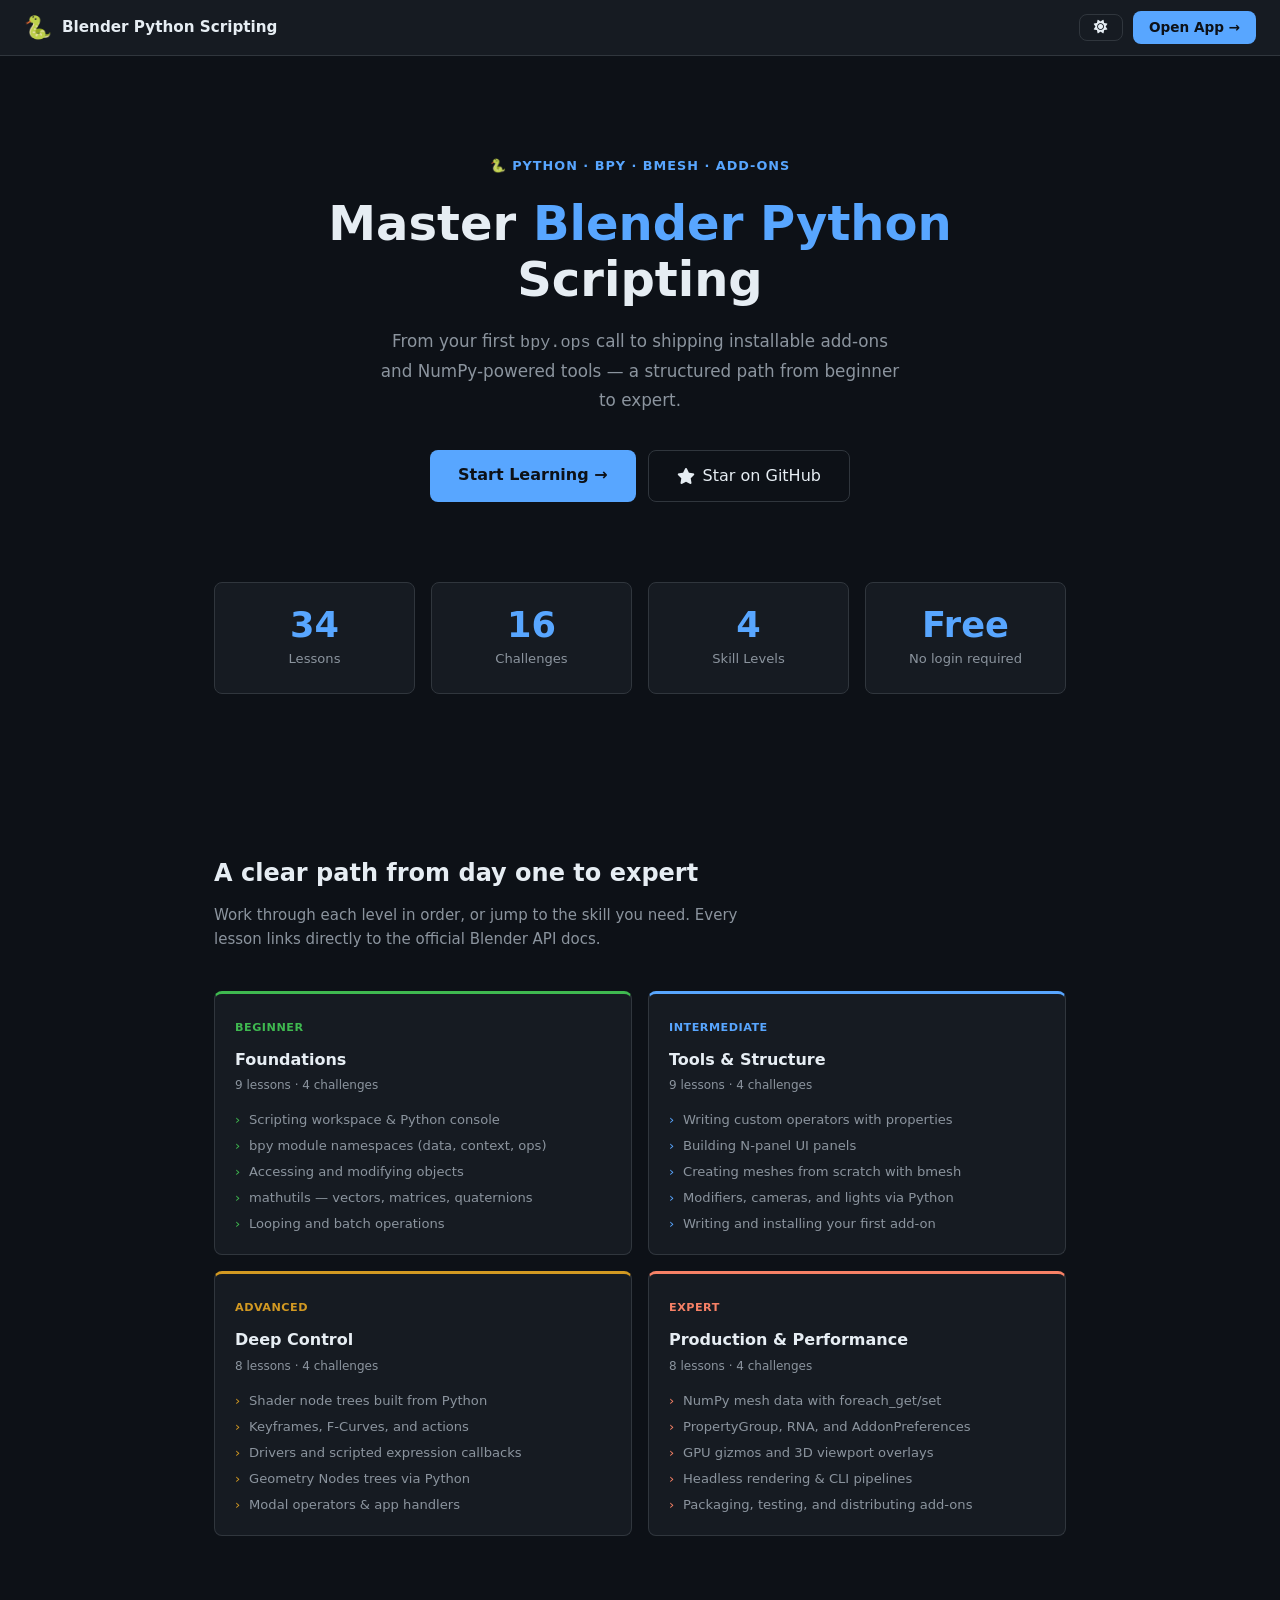
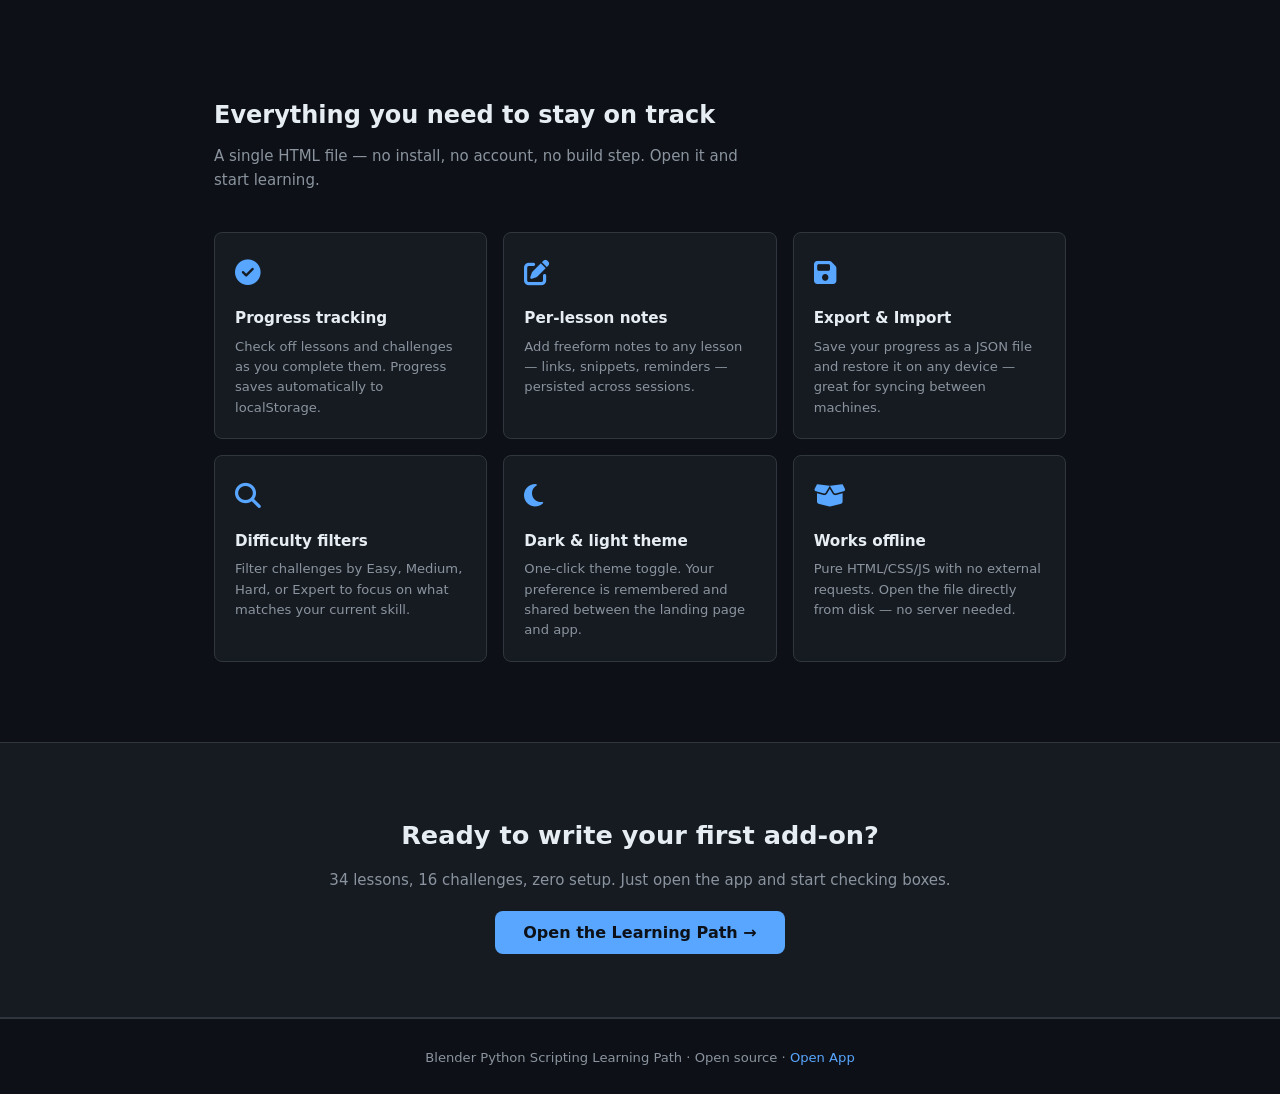
<file: index.html>
<!DOCTYPE html>
<html lang="en" data-theme="dark" data-ls-key="blender-scripting-lp-v1">
<head>
  <meta charset="UTF-8">
  <meta name="viewport" content="width=device-width, initial-scale=1.0">
  <link rel="icon" type="image/svg+xml" href="favicon.svg">
  <link rel="stylesheet" href="vendor/fontawesome/css/all.min.css">
  <title>Blender Python Scripting — Learning Path</title>
  <script>
    try {
      const key = document.documentElement.dataset.lsKey;
      const s = JSON.parse(localStorage.getItem(key) || '{}');
      if (s.theme === 'light') document.documentElement.setAttribute('data-theme', 'light');
    } catch(e) {}
  </script>
  <style>
    :root {
      --bg: #0d1117;
      --bg-card: #161b22;
      --bg-card-hover: #1c2128;
      --border: #30363d;
      --text: #e6edf3;
      --text-muted: #8b949e;
      --accent: #58a6ff;
      --radius: 8px;
      --transition: 0.18s ease;
    }
    [data-theme="light"] {
      --bg: #f6f8fa;
      --bg-card: #ffffff;
      --bg-card-hover: #f0f3f6;
      --border: #d0d7de;
      --text: #1f2328;
      --text-muted: #656d76;
    }
    *, *::before, *::after { box-sizing: border-box; margin: 0; padding: 0; }
    body { background: var(--bg); color: var(--text); font-family: system-ui, -apple-system, sans-serif; font-size: 15px; line-height: 1.6; }
    a { color: var(--accent); text-decoration: none; }
    a:hover { text-decoration: underline; }

    /* ── Nav ── */
    .lp-nav {
      position: sticky; top: 0; z-index: 100;
      display: flex; align-items: center; justify-content: space-between;
      padding: 0 24px; height: 56px;
      background: var(--bg-card); border-bottom: 1px solid var(--border);
    }
    .lp-brand { display: flex; align-items: center; gap: 10px; font-weight: 600; font-size: 0.95rem; }
    .lp-brand-icon { font-size: 1.4rem; line-height: 1; }
    .lp-nav-actions { display: flex; align-items: center; gap: 10px; }
    .lp-btn-ghost {
      padding: 6px 14px; border: 1px solid var(--border); border-radius: var(--radius);
      background: none; color: var(--text); cursor: pointer; font-size: 0.85rem;
      font-family: inherit; transition: border-color var(--transition), color var(--transition);
      display: inline-flex; align-items: center; gap: 6px;
    }
    .lp-btn-ghost:hover { border-color: var(--accent); color: var(--accent); }
    .lp-btn-primary {
      padding: 6px 16px; border: none; border-radius: var(--radius);
      background: var(--accent); color: #0d1117; cursor: pointer; font-size: 0.85rem;
      font-weight: 600; font-family: inherit; text-decoration: none;
      transition: opacity var(--transition);
    }
    .lp-btn-primary:hover { opacity: 0.88; text-decoration: none; }

    /* ── Sections ── */
    .lp-section { padding: 80px 24px; max-width: 900px; margin: 0 auto; }
    .lp-section-title { font-size: 1.5rem; font-weight: 700; margin-bottom: 10px; }
    .lp-section-sub { color: var(--text-muted); margin-bottom: 40px; max-width: 540px; }

    /* ── Hero ── */
    .hero { text-align: center; padding: 100px 24px 80px; }
    .hero-eyebrow { font-size: 0.8rem; font-weight: 600; color: var(--accent); text-transform: uppercase; letter-spacing: 1px; margin-bottom: 20px; }
    .hero h1 { font-size: clamp(2rem, 5vw, 3rem); font-weight: 800; line-height: 1.15; margin-bottom: 20px; }
    .hero h1 span { color: var(--accent); }
    .hero-sub { font-size: 1.05rem; color: var(--text-muted); max-width: 520px; margin: 0 auto 36px; line-height: 1.7; }
    .hero-actions { display: flex; gap: 12px; justify-content: center; flex-wrap: wrap; }
    .btn-hero-primary {
      padding: 12px 28px; border: none; border-radius: var(--radius);
      background: var(--accent); color: #0d1117; font-size: 1rem;
      font-weight: 700; font-family: inherit; cursor: pointer; text-decoration: none;
      transition: opacity var(--transition);
    }
    .btn-hero-primary:hover { opacity: 0.88; text-decoration: none; }
    .btn-hero-secondary {
      padding: 12px 28px; border: 1px solid var(--border); border-radius: var(--radius);
      background: none; color: var(--text); font-size: 1rem; font-family: inherit;
      cursor: pointer; text-decoration: none; transition: border-color var(--transition), color var(--transition);
      display: inline-flex; align-items: center; gap: 8px;
    }
    .btn-hero-secondary:hover { border-color: var(--accent); color: var(--accent); text-decoration: none; }

    /* ── Stats ── */
    .stats-grid { display: grid; grid-template-columns: repeat(4, 1fr); gap: 16px; }
    .stat-card { background: var(--bg-card); border: 1px solid var(--border); border-radius: var(--radius); padding: 24px; text-align: center; }
    .stat-num { font-size: 2.2rem; font-weight: 800; color: var(--accent); line-height: 1; margin-bottom: 6px; }
    .stat-label { font-size: 0.82rem; color: var(--text-muted); }

    /* ── Level cards ── */
    .levels-grid { display: grid; grid-template-columns: repeat(2, 1fr); gap: 16px; }
    .level-card { background: var(--bg-card); border: 1px solid var(--border); border-radius: var(--radius); padding: 20px; border-top: 3px solid var(--level-color); }
    .level-pill { display: inline-block; font-size: 0.7rem; font-weight: 700; text-transform: uppercase; letter-spacing: 0.5px; color: var(--level-color); margin-bottom: 10px; }
    .level-card h3 { font-size: 1rem; font-weight: 700; margin-bottom: 4px; }
    .level-meta { font-size: 0.75rem; color: var(--text-muted); margin-bottom: 14px; }
    .level-topics { list-style: none; display: flex; flex-direction: column; gap: 5px; }
    .level-topics li { font-size: 0.82rem; color: var(--text-muted); padding-left: 14px; position: relative; }
    .level-topics li::before { content: '›'; position: absolute; left: 0; color: var(--level-color); }

    /* ── Features ── */
    .features-grid { display: grid; grid-template-columns: repeat(3, 1fr); gap: 16px; }
    .feature-card { background: var(--bg-card); border: 1px solid var(--border); border-radius: var(--radius); padding: 20px; }
    .feature-icon { font-size: 1.6rem; margin-bottom: 12px; display: block; color: var(--accent); }
    .feature-card h3 { font-size: 0.95rem; font-weight: 600; margin-bottom: 6px; }
    .feature-card p { font-size: 0.82rem; color: var(--text-muted); line-height: 1.55; }

    /* ── CTA band ── */
    .cta-band { background: var(--bg-card); border-top: 1px solid var(--border); border-bottom: 1px solid var(--border); text-align: center; padding: 72px 24px; }
    .cta-band h2 { font-size: 1.6rem; font-weight: 800; margin-bottom: 12px; }
    .cta-band p { color: var(--text-muted); margin-bottom: 28px; }

    /* ── Footer ── */
    .lp-footer { text-align: center; padding: 28px 24px; font-size: 0.82rem; color: var(--text-muted); border-top: 1px solid var(--border); }

    /* ── Responsive ── */
    @media (max-width: 700px) {
      .stats-grid { grid-template-columns: repeat(2, 1fr); }
      .levels-grid { grid-template-columns: 1fr; }
      .features-grid { grid-template-columns: 1fr; }
      .lp-section { padding: 56px 16px; }
      .hero { padding: 64px 16px 56px; }
    }
    @media (max-width: 400px) {
      .stats-grid { grid-template-columns: 1fr 1fr; }
    }
  </style>
</head>
<body>

  <nav class="lp-nav">
    <div class="lp-brand">
      <span class="lp-brand-icon">🐍</span>
      <span>Blender Python Scripting</span>
    </div>
    <div class="lp-nav-actions">
      <button id="theme-btn" class="lp-btn-ghost" aria-label="Toggle theme"><i class="fa-solid fa-sun"></i></button>
      <a href="app.html" class="lp-btn-primary">Open App →</a>
    </div>
  </nav>

  <section class="hero">
    <p class="hero-eyebrow">🐍 Python · bpy · bmesh · Add-ons</p>
    <h1>Master <span>Blender Python</span><br>Scripting</h1>
    <p class="hero-sub">From your first <code>bpy.ops</code> call to shipping installable add-ons and NumPy-powered tools — a structured path from beginner to expert.</p>
    <div class="hero-actions">
      <a href="app.html" class="btn-hero-primary" id="start-btn">Start Learning →</a>
      <a href="#" class="btn-hero-secondary"><i class="fa-solid fa-star"></i> Star on GitHub</a>
    </div>
  </section>

  <div class="lp-section" style="padding-top: 0;">
    <div class="stats-grid">
      <div class="stat-card"><div class="stat-num">34</div><div class="stat-label">Lessons</div></div>
      <div class="stat-card"><div class="stat-num">16</div><div class="stat-label">Challenges</div></div>
      <div class="stat-card"><div class="stat-num">4</div><div class="stat-label">Skill Levels</div></div>
      <div class="stat-card"><div class="stat-num">Free</div><div class="stat-label">No login required</div></div>
    </div>
  </div>

  <div class="lp-section">
    <h2 class="lp-section-title">A clear path from day one to expert</h2>
    <p class="lp-section-sub">Work through each level in order, or jump to the skill you need. Every lesson links directly to the official Blender API docs.</p>
    <div class="levels-grid">
      <div class="level-card" style="--level-color: #3fb950">
        <span class="level-pill">Beginner</span>
        <h3>Foundations</h3>
        <p class="level-meta">9 lessons · 4 challenges</p>
        <ul class="level-topics">
          <li>Scripting workspace &amp; Python console</li>
          <li>bpy module namespaces (data, context, ops)</li>
          <li>Accessing and modifying objects</li>
          <li>mathutils — vectors, matrices, quaternions</li>
          <li>Looping and batch operations</li>
        </ul>
      </div>
      <div class="level-card" style="--level-color: #58a6ff">
        <span class="level-pill">Intermediate</span>
        <h3>Tools &amp; Structure</h3>
        <p class="level-meta">9 lessons · 4 challenges</p>
        <ul class="level-topics">
          <li>Writing custom operators with properties</li>
          <li>Building N-panel UI panels</li>
          <li>Creating meshes from scratch with bmesh</li>
          <li>Modifiers, cameras, and lights via Python</li>
          <li>Writing and installing your first add-on</li>
        </ul>
      </div>
      <div class="level-card" style="--level-color: #d29922">
        <span class="level-pill">Advanced</span>
        <h3>Deep Control</h3>
        <p class="level-meta">8 lessons · 4 challenges</p>
        <ul class="level-topics">
          <li>Shader node trees built from Python</li>
          <li>Keyframes, F-Curves, and actions</li>
          <li>Drivers and scripted expression callbacks</li>
          <li>Geometry Nodes trees via Python</li>
          <li>Modal operators &amp; app handlers</li>
        </ul>
      </div>
      <div class="level-card" style="--level-color: #f78166">
        <span class="level-pill">Expert</span>
        <h3>Production &amp; Performance</h3>
        <p class="level-meta">8 lessons · 4 challenges</p>
        <ul class="level-topics">
          <li>NumPy mesh data with foreach_get/set</li>
          <li>PropertyGroup, RNA, and AddonPreferences</li>
          <li>GPU gizmos and 3D viewport overlays</li>
          <li>Headless rendering &amp; CLI pipelines</li>
          <li>Packaging, testing, and distributing add-ons</li>
        </ul>
      </div>
    </div>
  </div>

  <div class="lp-section">
    <h2 class="lp-section-title">Everything you need to stay on track</h2>
    <p class="lp-section-sub">A single HTML file — no install, no account, no build step. Open it and start learning.</p>
    <div class="features-grid">
      <div class="feature-card">
        <span class="feature-icon"><i class="fa-solid fa-circle-check"></i></span>
        <h3>Progress tracking</h3>
        <p>Check off lessons and challenges as you complete them. Progress saves automatically to localStorage.</p>
      </div>
      <div class="feature-card">
        <span class="feature-icon"><i class="fa-solid fa-pen-to-square"></i></span>
        <h3>Per-lesson notes</h3>
        <p>Add freeform notes to any lesson — links, snippets, reminders — persisted across sessions.</p>
      </div>
      <div class="feature-card">
        <span class="feature-icon"><i class="fa-solid fa-floppy-disk"></i></span>
        <h3>Export &amp; Import</h3>
        <p>Save your progress as a JSON file and restore it on any device — great for syncing between machines.</p>
      </div>
      <div class="feature-card">
        <span class="feature-icon"><i class="fa-solid fa-magnifying-glass"></i></span>
        <h3>Difficulty filters</h3>
        <p>Filter challenges by Easy, Medium, Hard, or Expert to focus on what matches your current skill.</p>
      </div>
      <div class="feature-card">
        <span class="feature-icon"><i class="fa-solid fa-moon"></i></span>
        <h3>Dark &amp; light theme</h3>
        <p>One-click theme toggle. Your preference is remembered and shared between the landing page and app.</p>
      </div>
      <div class="feature-card">
        <span class="feature-icon"><i class="fa-solid fa-box-open"></i></span>
        <h3>Works offline</h3>
        <p>Pure HTML/CSS/JS with no external requests. Open the file directly from disk — no server needed.</p>
      </div>
    </div>
  </div>

  <section class="cta-band">
    <h2>Ready to write your first add-on?</h2>
    <p>34 lessons, 16 challenges, zero setup. Just open the app and start checking boxes.</p>
    <a href="app.html" class="btn-hero-primary">Open the Learning Path →</a>
  </section>

  <footer class="lp-footer">
    Blender Python Scripting Learning Path &middot; Open source &middot; <a href="app.html">Open App</a>
  </footer>

  <script>
    const LS_KEY = document.documentElement.dataset.lsKey;

    function applyTheme(theme) {
      document.documentElement.setAttribute('data-theme', theme);
      document.getElementById('theme-btn').innerHTML = theme === 'dark' ? '<i class="fa-solid fa-sun"></i>' : '<i class="fa-solid fa-moon"></i>';
    }

    function loadTheme() {
      try {
        const s = JSON.parse(localStorage.getItem(LS_KEY) || '{}');
        return s.theme || 'dark';
      } catch(e) { return 'dark'; }
    }

    function saveTheme(theme) {
      try {
        const s = JSON.parse(localStorage.getItem(LS_KEY) || '{}');
        s.theme = theme;
        localStorage.setItem(LS_KEY, JSON.stringify(s));
      } catch(e) {}
    }

    try {
      const s = JSON.parse(localStorage.getItem(LS_KEY) || '{}');
      const hasProgress = (s.completedLessons && s.completedLessons.length > 0) ||
                          (s.completedChallenges && s.completedChallenges.length > 0);
      if (hasProgress) document.getElementById('start-btn').textContent = 'Continue Learning →';
    } catch(e) {}

    let theme = loadTheme();
    applyTheme(theme);

    document.getElementById('theme-btn').addEventListener('click', () => {
      theme = theme === 'dark' ? 'light' : 'dark';
      applyTheme(theme);
      saveTheme(theme);
    });
  </script>
</body>
</html>
</file>
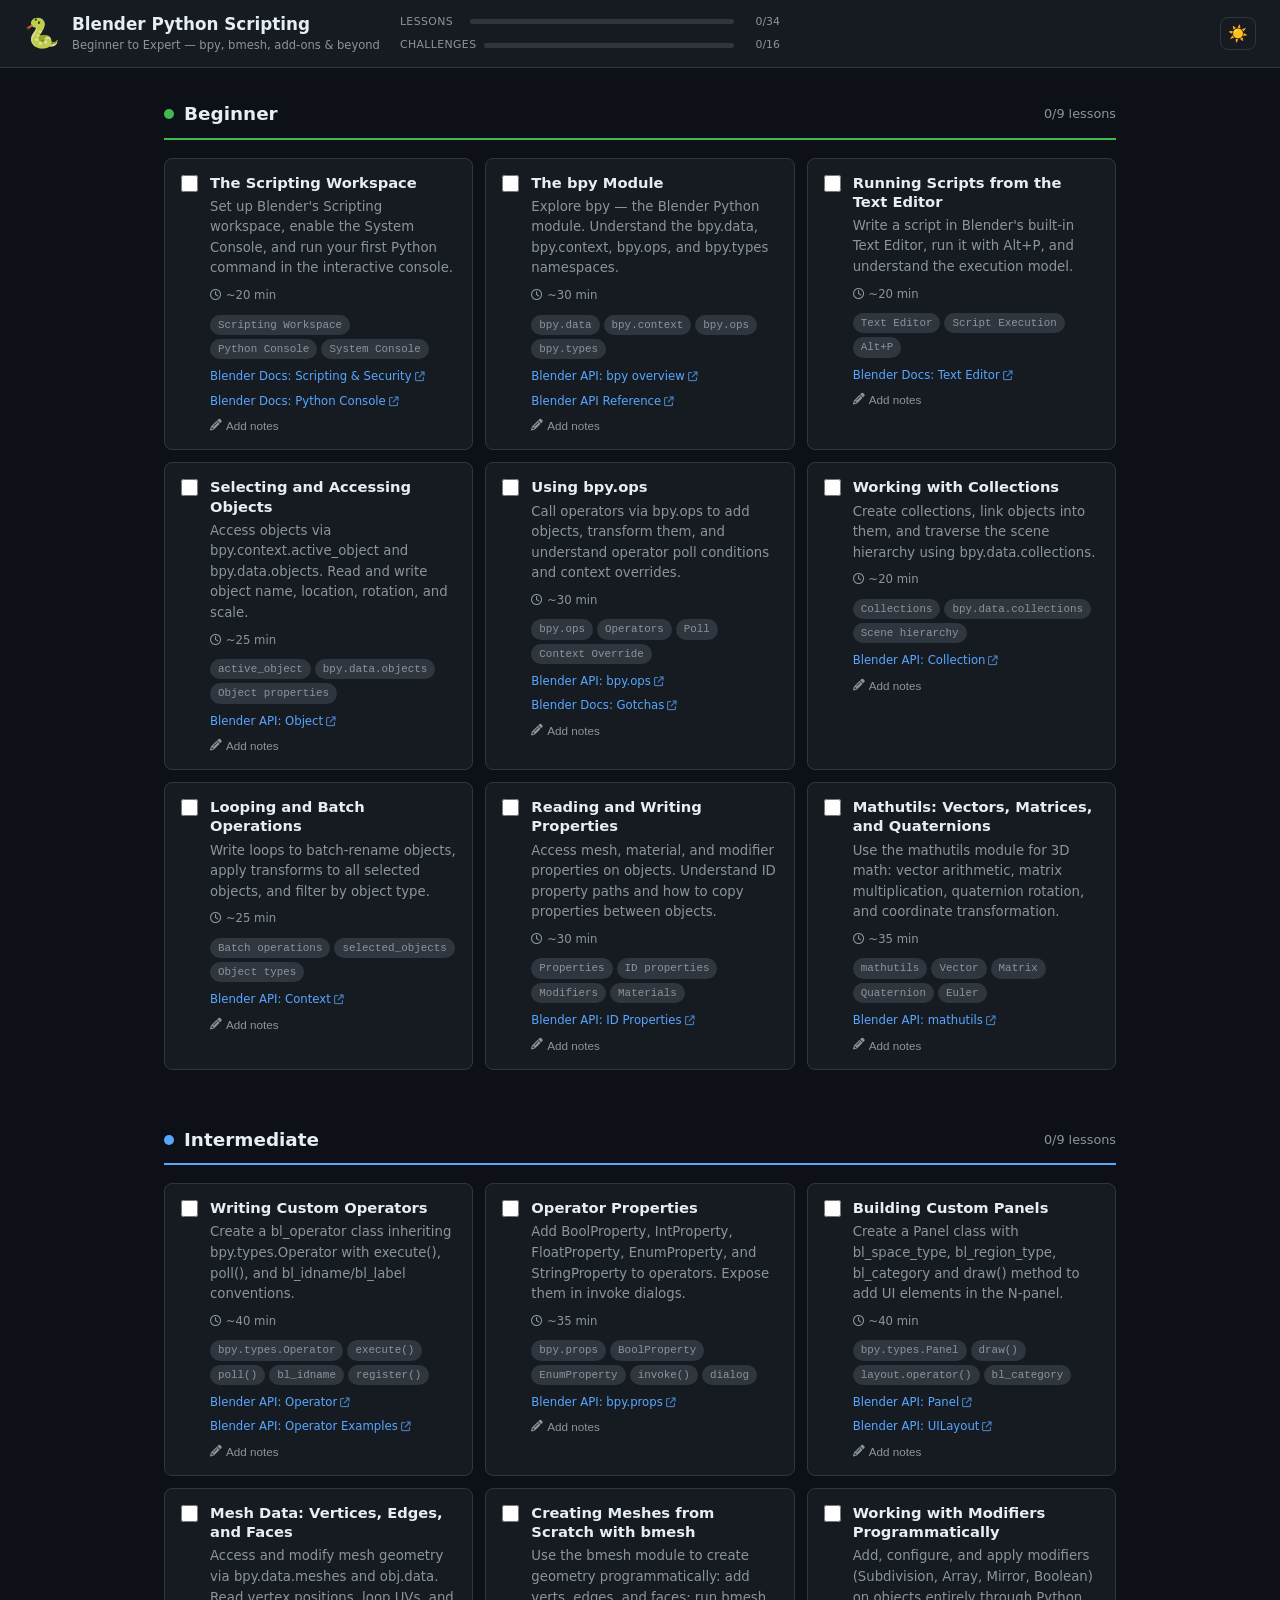
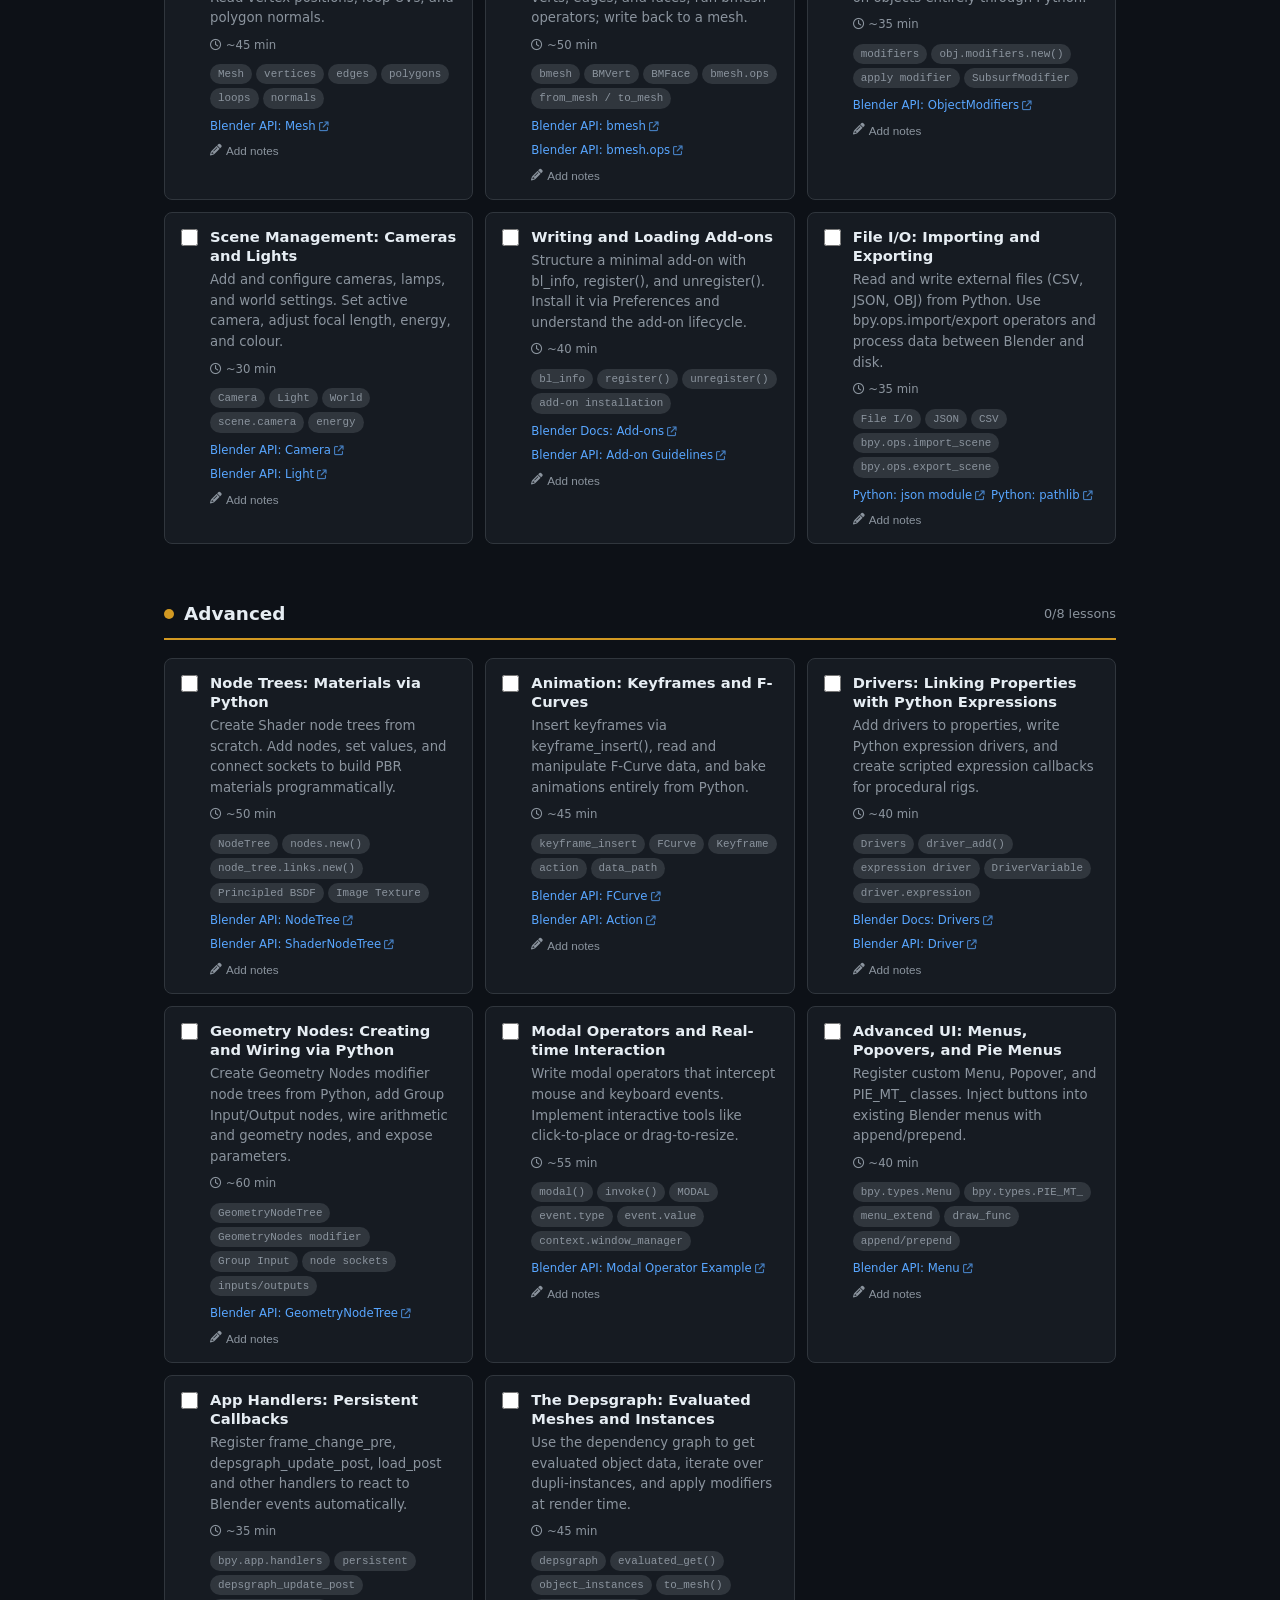
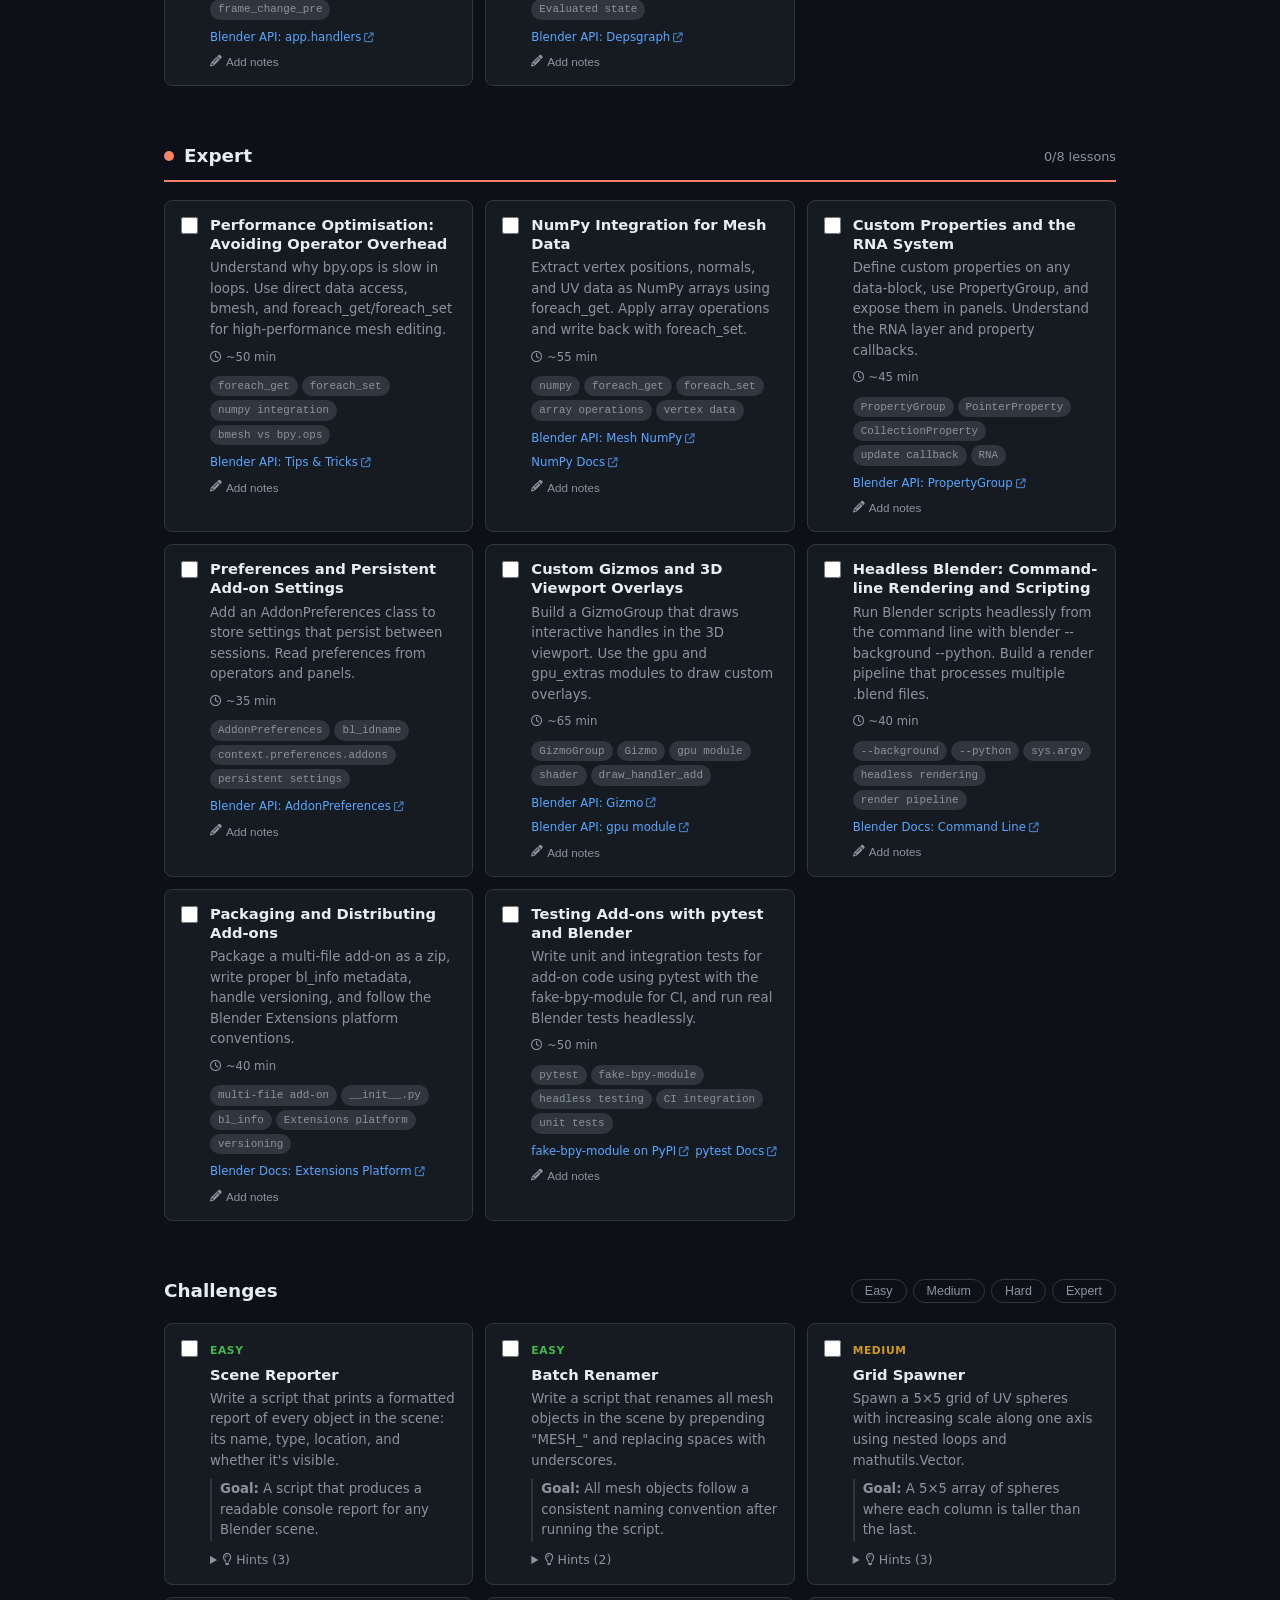
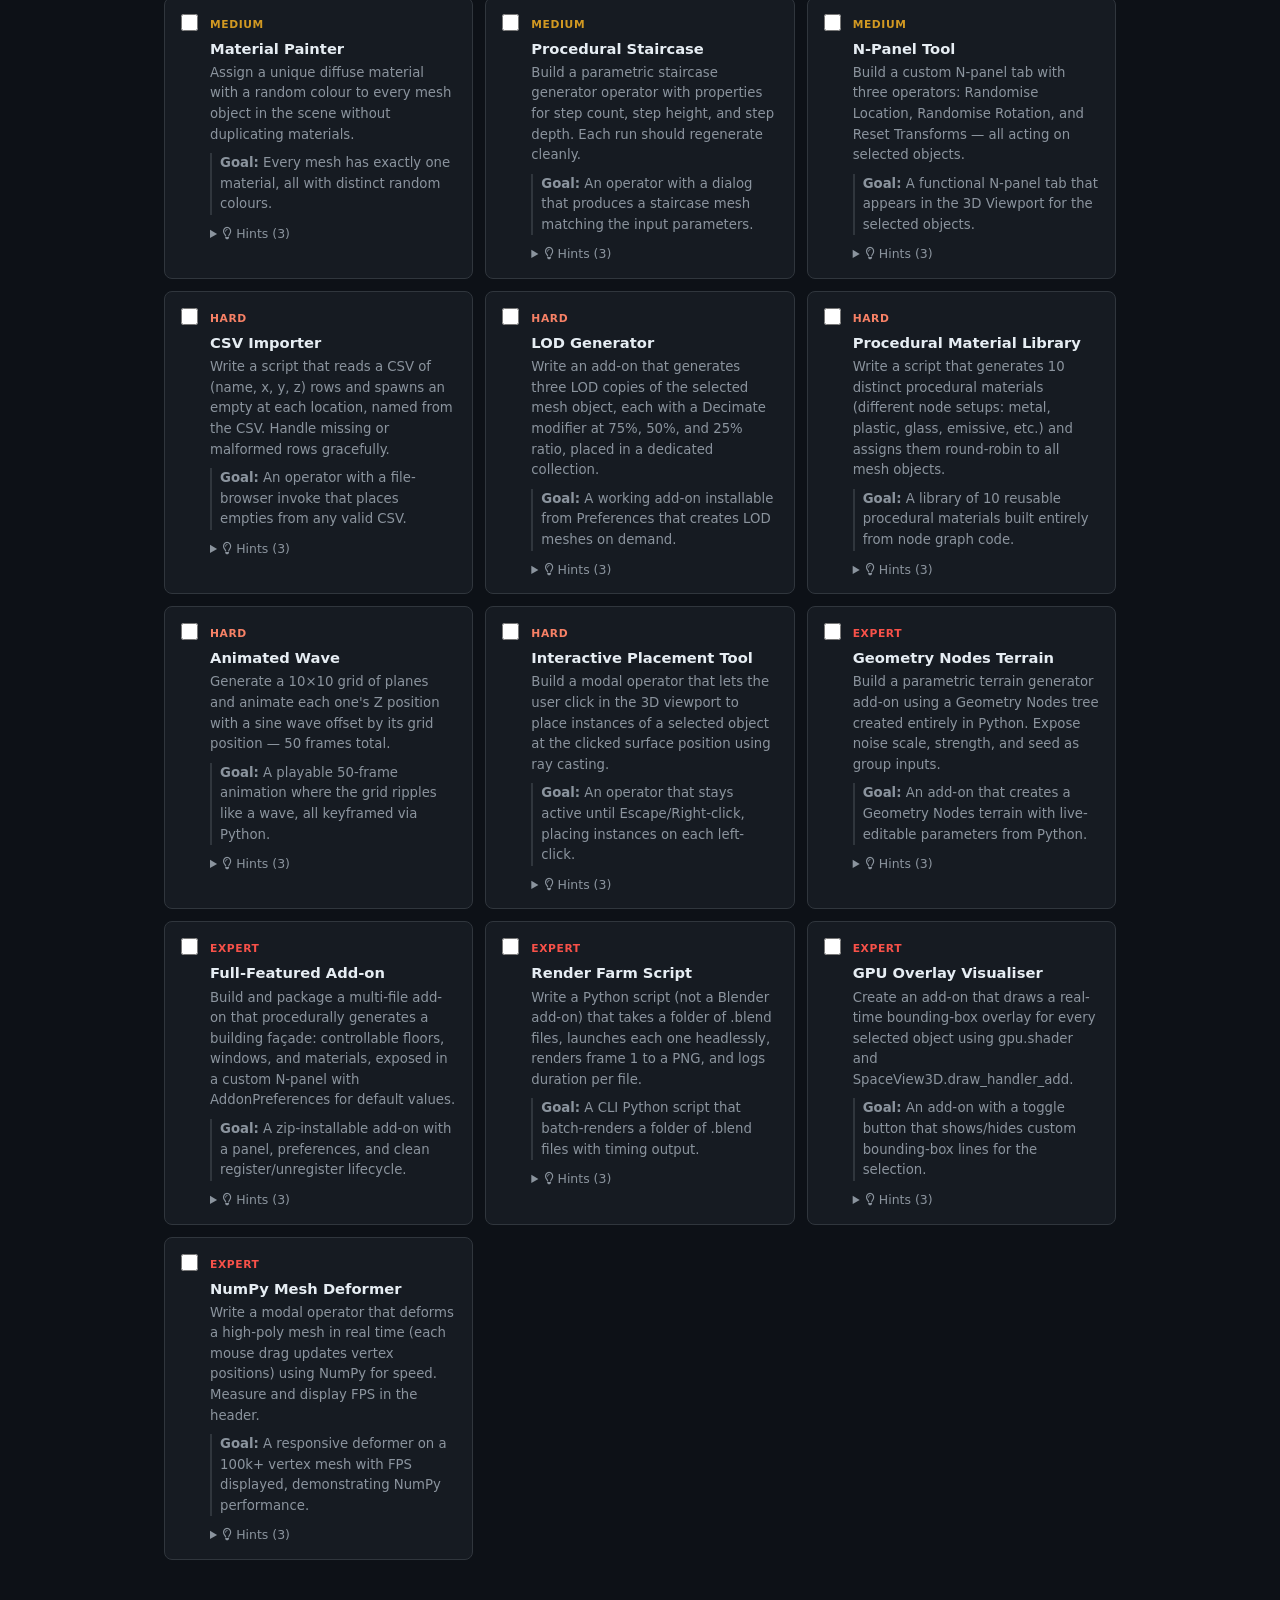
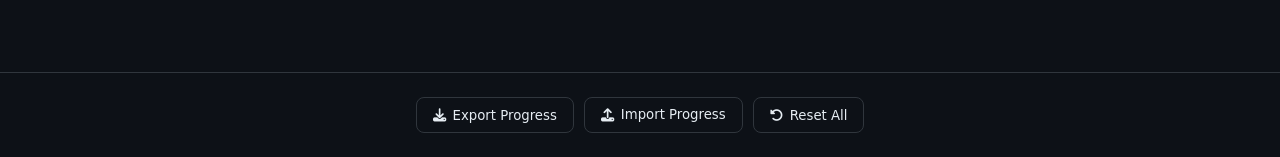
<file: app.html>
<!DOCTYPE html>
<html lang="en" data-theme="dark" data-ls-key="blender-scripting-lp-v1">
<head>
  <meta charset="UTF-8">
  <meta name="viewport" content="width=device-width, initial-scale=1.0">
  <link rel="icon" type="image/svg+xml" href="favicon.svg">
  <link rel="stylesheet" href="vendor/fontawesome/css/all.min.css">
  <title>Blender Python Scripting — Learning Path</title>
  <script>
    try {
      const key = document.documentElement.dataset.lsKey;
      const s = JSON.parse(localStorage.getItem(key) || '{}');
      if (s.theme === 'light') document.documentElement.setAttribute('data-theme', 'light');
    } catch(e) {}
  </script>
  <link rel="stylesheet" href="style.css">
</head>
<body>
  <header class="site-header">
    <div class="header-brand">
      <a href="index.html" class="logo" aria-label="Back to home">🐍</a>
      <div>
        <h1>Blender Python Scripting</h1>
        <p class="subtitle">Beginner to Expert — bpy, bmesh, add-ons &amp; beyond</p>
      </div>
    </div>
    <div class="header-center">
      <div class="progress-group">
        <span class="progress-label">Lessons</span>
        <div class="progress-bar"><div class="progress-fill" id="lessons-bar" style="width:0%"></div></div>
        <span class="progress-text" id="lessons-text">0/0</span>
      </div>
      <div class="progress-group">
        <span class="progress-label">Challenges</span>
        <div class="progress-bar progress-bar--challenge"><div class="progress-fill" id="challenges-bar" style="width:0%"></div></div>
        <span class="progress-text" id="challenges-text">0/0</span>
      </div>
    </div>
    <button class="theme-btn" id="theme-btn" aria-label="Toggle theme"><i class="fa-solid fa-sun"></i></button>
  </header>

  <main>
    <div id="curriculum"></div>
    <section class="challenges-section">
      <div class="section-header">
        <h2>Challenges</h2>
        <div class="filter-btns" id="difficulty-filters"></div>
      </div>
      <div id="challenges-container"></div>
    </section>
  </main>

  <footer class="site-footer">
    <button id="export-btn"><i class="fa-solid fa-download"></i> Export Progress</button>
    <label class="import-label"><i class="fa-solid fa-upload"></i> Import Progress<input type="file" id="import-input" accept=".json" hidden></label>
    <button id="reset-btn"><i class="fa-solid fa-rotate-left"></i> Reset All</button>
  </footer>

  <script src="data.js"></script>
  <script src="app.js"></script>
</body>
</html>
</file>
<file: style.css>
:root {
  --bg: #0d1117;
  --bg-card: #161b22;
  --bg-card-hover: #1c2128;
  --border: #30363d;
  --text: #e6edf3;
  --text-muted: #8b949e;
  --accent: #58a6ff;
  --success: #3fb950;
  --warning: #d29922;
  --danger: #f78166;
  --purple: #a371f7;
  --header-h: 68px;
  --radius: 8px;
  --transition: 0.18s ease;
}

[data-theme="light"] {
  --bg: #f6f8fa;
  --bg-card: #ffffff;
  --bg-card-hover: #f0f3f6;
  --border: #d0d7de;
  --text: #1f2328;
  --text-muted: #656d76;
}

*, *::before, *::after { box-sizing: border-box; margin: 0; padding: 0; }

body {
  background: var(--bg);
  color: var(--text);
  font-family: system-ui, -apple-system, sans-serif;
  font-size: 15px;
  line-height: 1.5;
}

/* ── Header ── */
.site-header {
  position: sticky;
  top: 0;
  z-index: 100;
  display: flex;
  align-items: center;
  gap: 20px;
  padding: 0 24px;
  height: var(--header-h);
  background: var(--bg-card);
  border-bottom: 1px solid var(--border);
  backdrop-filter: blur(8px);
}

.header-brand {
  display: flex;
  align-items: center;
  gap: 12px;
  flex-shrink: 0;
}

.logo {
  font-size: 1.8rem;
  line-height: 1;
}

a.logo {
  text-decoration: none;
}

.header-brand h1 {
  font-size: 1.05rem;
  font-weight: 600;
  white-space: nowrap;
}

.subtitle {
  font-size: 0.72rem;
  color: var(--text-muted);
  white-space: nowrap;
}

.header-center {
  flex: 1;
  display: flex;
  flex-direction: column;
  gap: 7px;
  max-width: 380px;
}

.progress-group {
  display: flex;
  align-items: center;
  gap: 8px;
}

.progress-label {
  font-size: 0.68rem;
  color: var(--text-muted);
  min-width: 62px;
  text-transform: uppercase;
  letter-spacing: 0.4px;
}

.progress-bar {
  flex: 1;
  height: 5px;
  background: var(--border);
  border-radius: 3px;
  overflow: hidden;
}

.progress-fill {
  height: 100%;
  background: var(--accent);
  border-radius: 3px;
  transition: width 0.35s ease;
}

.progress-bar--challenge .progress-fill {
  background: var(--purple);
}

.progress-text {
  font-size: 0.68rem;
  color: var(--text-muted);
  min-width: 38px;
  text-align: right;
  font-variant-numeric: tabular-nums;
}

.theme-btn {
  margin-left: auto;
  background: none;
  border: 1px solid var(--border);
  border-radius: var(--radius);
  padding: 6px 10px;
  cursor: pointer;
  font-size: 1rem;
  color: var(--text);
  transition: border-color var(--transition);
  flex-shrink: 0;
  display: inline-flex;
  align-items: center;
  justify-content: center;
  width: 36px;
}

.theme-btn:hover { border-color: var(--accent); }

/* ── Main layout ── */
main {
  padding: 32px 24px 64px;
  max-width: 1000px;
  margin: 0 auto;
}

/* ── Levels ── */
.level {
  margin-bottom: 56px;
}

.level-header {
  display: flex;
  justify-content: space-between;
  align-items: center;
  margin-bottom: 18px;
  padding-bottom: 10px;
  border-bottom: 2px solid var(--level-color, var(--border));
}

.level-title-group {
  display: flex;
  align-items: center;
  gap: 10px;
}

.level-dot {
  width: 10px;
  height: 10px;
  border-radius: 50%;
  background: var(--level-color, var(--accent));
  flex-shrink: 0;
}

.level-header h2 {
  font-size: 1.15rem;
  font-weight: 600;
}

.level-progress {
  font-size: 0.8rem;
  color: var(--text-muted);
}

/* ── Lesson grid ── */
.lessons-grid {
  display: grid;
  grid-template-columns: repeat(auto-fill, minmax(290px, 1fr));
  gap: 12px;
}

/* ── Cards ── */
.lesson-card,
.challenge-card {
  background: var(--bg-card);
  border: 1px solid var(--border);
  border-radius: var(--radius);
  padding: 14px 16px;
  display: flex;
  gap: 12px;
  transition: background var(--transition), border-color var(--transition);
}

.lesson-card:hover,
.challenge-card:hover {
  background: var(--bg-card-hover);
}

.lesson-card.completed {
  border-color: var(--success);
  opacity: 0.65;
}

.challenge-card.completed {
  border-color: var(--success);
  opacity: 0.65;
}

/* ── Checkboxes ── */
.card-check {
  flex-shrink: 0;
  padding-top: 2px;
}

.card-check input {
  width: 17px;
  height: 17px;
  accent-color: var(--success);
  cursor: pointer;
}

/* ── Card body ── */
.card-body {
  flex: 1;
  min-width: 0;
}

.card-body h3 {
  font-size: 0.92rem;
  font-weight: 600;
  margin-bottom: 5px;
  line-height: 1.3;
}

.card-body p {
  font-size: 0.83rem;
  color: var(--text-muted);
  line-height: 1.55;
}

.duration {
  font-size: 0.73rem;
  color: var(--text-muted);
  margin-top: 8px;
  display: inline-block;
}

/* ── Concept tags ── */
.concepts {
  display: flex;
  flex-wrap: wrap;
  gap: 4px;
  margin-top: 9px;
}

.concept-tag {
  font-size: 0.68rem;
  background: var(--border);
  color: var(--text-muted);
  border-radius: 12px;
  padding: 2px 8px;
  font-family: ui-monospace, monospace;
}

/* ── Resources ── */
.resources {
  margin-top: 9px;
  display: flex;
  flex-wrap: wrap;
  gap: 6px;
}

.resources a {
  font-size: 0.73rem;
  color: var(--accent);
  text-decoration: none;
  border-bottom: 1px solid transparent;
  transition: border-color var(--transition);
  display: inline-flex;
  align-items: center;
  gap: 3px;
}

.resources a:hover {
  border-bottom-color: var(--accent);
}

.resources a .fa-arrow-up-right-from-square {
  font-size: 0.6rem;
  opacity: 0.7;
}

/* ── Difficulty badges ── */
.difficulty-badge {
  font-size: 0.67rem;
  font-weight: 700;
  text-transform: uppercase;
  letter-spacing: 0.6px;
  margin-bottom: 6px;
  display: inline-block;
}

.difficulty-badge[data-difficulty="easy"]   { color: #3fb950; }
.difficulty-badge[data-difficulty="medium"] { color: #d29922; }
.difficulty-badge[data-difficulty="hard"]   { color: #f78166; }
.difficulty-badge[data-difficulty="expert"] { color: #f85149; }

/* ── Goal line ── */
.goal {
  margin-top: 8px;
  font-size: 0.82rem;
  color: var(--text-muted);
  border-left: 2px solid var(--border);
  padding-left: 8px;
}

/* ── Hints details ── */
details {
  margin-top: 10px;
}

details summary {
  font-size: 0.78rem;
  color: var(--text-muted);
  cursor: pointer;
  user-select: none;
}

details summary:hover {
  color: var(--text);
}

details ul {
  margin-top: 6px;
  padding-left: 18px;
}

details li {
  font-size: 0.8rem;
  color: var(--text-muted);
  line-height: 1.6;
}

/* ── Challenges section ── */
.challenges-section {
  margin-top: 56px;
}

.section-header {
  display: flex;
  justify-content: space-between;
  align-items: center;
  margin-bottom: 18px;
  flex-wrap: wrap;
  gap: 10px;
}

.section-header h2 {
  font-size: 1.15rem;
  font-weight: 600;
}

.filter-btns {
  display: flex;
  gap: 6px;
  flex-wrap: wrap;
}

.filter-btn {
  font-size: 0.78rem;
  padding: 4px 13px;
  border: 1px solid var(--border);
  border-radius: 20px;
  background: none;
  color: var(--text-muted);
  cursor: pointer;
  transition: border-color var(--transition), color var(--transition);
}

.filter-btn:hover,
.filter-btn.active {
  border-color: var(--accent);
  color: var(--accent);
}

#challenges-container {
  display: grid;
  grid-template-columns: repeat(auto-fill, minmax(300px, 1fr));
  gap: 12px;
}

.empty-state {
  color: var(--text-muted);
  font-size: 0.85rem;
  grid-column: 1 / -1;
  text-align: center;
  padding: 32px 0;
}

/* ── Notes ── */
.notes {
  width: 100%;
  margin-top: 9px;
  padding: 7px 10px;
  background: var(--bg);
  border: 1px solid var(--border);
  border-radius: 4px;
  color: var(--text);
  font-size: 0.8rem;
  resize: vertical;
  min-height: 60px;
  font-family: inherit;
  transition: border-color var(--transition);
}

.notes:focus {
  outline: none;
  border-color: var(--accent);
}

.add-notes-btn {
  margin-top: 8px;
  font-size: 0.73rem;
  color: var(--text-muted);
  background: none;
  border: none;
  cursor: pointer;
  padding: 0;
  transition: color var(--transition);
  display: inline-flex;
  align-items: center;
  gap: 4px;
}

.add-notes-btn:hover {
  color: var(--accent);
}

/* ── Footer ── */
.site-footer {
  display: flex;
  gap: 10px;
  justify-content: center;
  padding: 24px;
  border-top: 1px solid var(--border);
  margin-top: 48px;
}

.site-footer button,
.import-label {
  padding: 7px 16px;
  border: 1px solid var(--border);
  border-radius: var(--radius);
  background: none;
  color: var(--text);
  cursor: pointer;
  font-size: 0.83rem;
  font-family: inherit;
  transition: border-color var(--transition), color var(--transition);
  user-select: none;
  display: inline-flex;
  align-items: center;
  gap: 7px;
}

.site-footer button:hover,
.import-label:hover {
  border-color: var(--accent);
  color: var(--accent);
}

#reset-btn:hover {
  border-color: var(--danger);
  color: var(--danger);
}

/* ── Responsive ── */
@media (max-width: 768px) {
  .site-header {
    flex-wrap: wrap;
    height: auto;
    padding: 12px 16px;
    gap: 12px;
  }

  .header-center {
    order: 3;
    width: 100%;
    max-width: 100%;
  }

  .theme-btn {
    margin-left: 0;
  }

  main {
    padding: 20px 16px 48px;
  }

  .lessons-grid,
  #challenges-container {
    grid-template-columns: 1fr;
  }

  .section-header {
    flex-direction: column;
    align-items: flex-start;
  }
}
</file>
